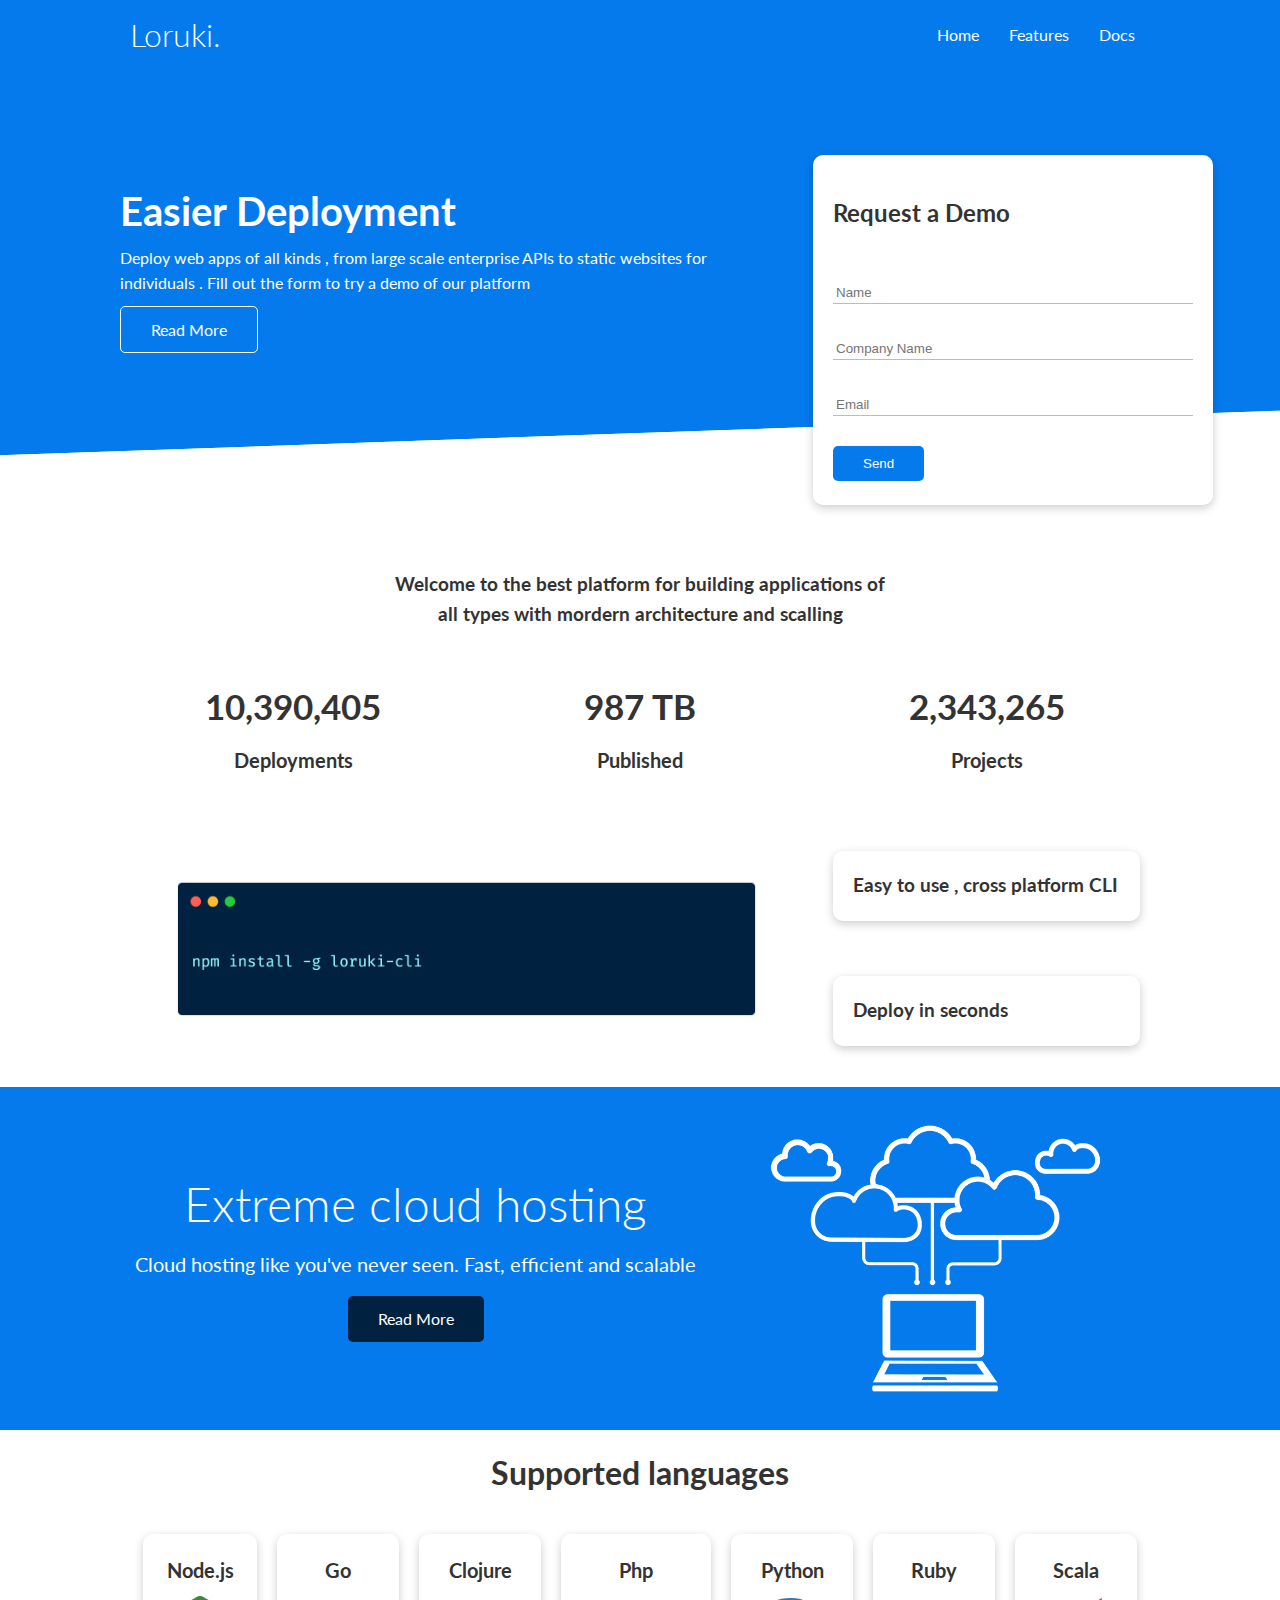
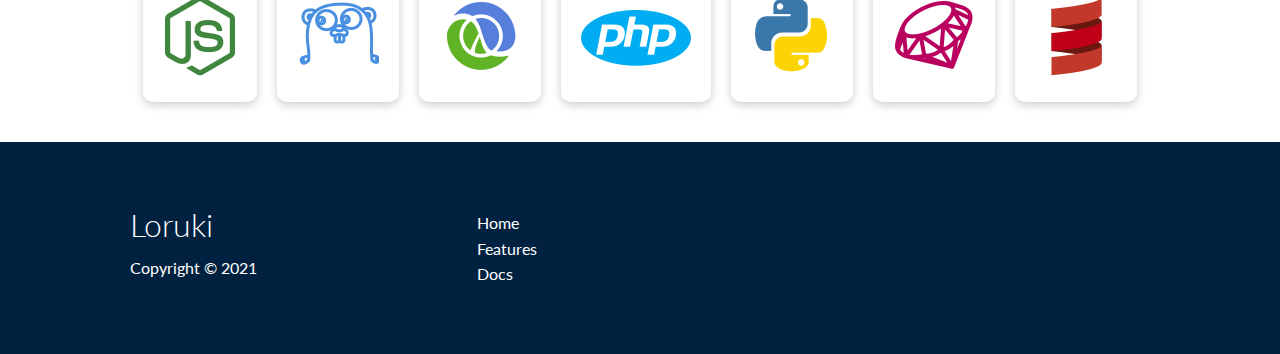
<file: index.html>
<!DOCTYPE html>
<html lang="en">
  <head>
    <meta charset="UTF-8" />
    <meta http-equiv="X-UA-Compatible" content="IE=edge" />
    <meta name="viewport" content="width=device-width, initial-scale=1.0" />
    <link rel="stylesheet" href="css/style.css" />
    <link rel="stylesheet" href="css/utilities.css" />
    <link
      rel="stylesheet"
      href="https://cdnjs.cloudflare.com/ajax/libs/font-awesome/5.15.3/css/all.min.css"
      integrity="sha512-iBBXm8fW90+nuLcSKlbmrPcLa0OT92xO1BIsZ+ywDWZCvqsWgccV3gFoRBv0z+8dLJgyAHIhR35VZc2oM/gI1w=="
      crossorigin="anonymous"
      referrerpolicy="no-referrer"
    />

    <title>Loruki | Clound Hosting for Everyone</title>
  </head>
  <body>
    <!-- Nav Bar -->
    <div class="nav">
      <div class="container flex">
        <h1 class="logo">Loruki.</h1>
        <nav>
          <ul>
            <li><a href="index.html">Home</a></li>
            <li><a href="features.html">Features</a></li>
            <li><a href="docs.html">Docs</a></li>
          </ul>
        </nav>
      </div>
    </div>
    <!-- Showcase -->
    <section class="showcase">
      <div class="container grid">
        <div class="showcase-text">
          <h1>Easier Deployment</h1>

          <p>
            Deploy web apps of all kinds , from large scale enterprise APIs to
            static websites for individuals . Fill out the form to try a demo of
            our platform
          </p>
          <a href="features.html" class="btn btn-outline">Read More</a>
        </div>
        <div class="showcase-form card">
          <h2 class="request">Request a Demo</h2>
          <form
            name="contact"
            method="POST"
            netlify-honeypot="bot-field"
            data-netlify="true"
          >
            <input type="hidden" name="form-name" value="contact" />
            <p class="hidden">
              <label
                >Don't fill this out if you're human: <input name="bot-field" />
              </label>
            </p>
            <div class="form-control">
              <input type="text" name="name" placeholder="Name" required />
            </div>
            <div class="form-control">
              <input
                type="text"
                name="company"
                placeholder="Company Name"
                required
              />
            </div>
            <div class="form-control">
              <input type="email" name="email" placeholder="Email" required />
            </div>
            <input type="submit" value="Send" class="btn btn-primary" />
          </form>
        </div>
      </div>
    </section>
    <!-- Stats -->
    <section class="stats">
      <div class="container">
        <h3 class="stats-heading text-center my-1">
          Welcome to the best platform for building applications of all types
          with mordern architecture and scalling
        </h3>

        <div class="grid grid-3 text-center my-4">
          <div>
            <i class="fas fa-server fa-3x"></i>
            <h3>10,390,405</h3>
            <p class="text-secondary">Deployments</p>
          </div>
          <div>
            <i class="fas fa-upload fa-3x"></i>
            <h3>987 TB</h3>
            <p class="text-secondary">Published</p>
          </div>
          <div>
            <i class="fas fa-project-diagram fa-3x"></i>
            <h3>2,343,265</h3>
            <p class="text-secondary">Projects</p>
          </div>
        </div>
      </div>
    </section>

    <!-- CLi Section -->

    <section class="cli">
      <div class="container grid">
        <img src="img/cli.png" alt="" />
        <div class="card">
          <h3>Easy to use , cross platform CLI</h3>
        </div>
        <div class="card">
          <h3>Deploy in seconds</h3>
        </div>
      </div>
    </section>

    <!-- Cloud -->
    <section class="cloud bg-primary my-2 py-2">
      <div class="container grid">
        <div class="text-center">
          <h2 class="lg">Extreme cloud hosting</h2>
          <p class="lead my-1">
            Cloud hosting like you've never seen. Fast, efficient and scalable
          </p>
          <a href="features.html" class="btn btn-dark">Read More</a>
        </div>
        <img src="img/cloud.png" alt="Cloud" />
      </div>
    </section>

    <!-- Languages  -->

    <section class="languages">
      <h2 class="md my-2 text-center">Supported languages</h2>
      <div class="container flex">
        <div class="card">
          <h4>Node.js</h4>
          <img src="img/logos/node.png" alt="" />
        </div>
        <div class="card">
          <h4>Go</h4>
          <img src="img/logos/go.png" alt="" />
        </div>
        <div class="card">
          <h4>Clojure</h4>
          <img src="img/logos/clojure.png" alt="" />
        </div>
        <div class="card">
          <h4>Php</h4>
          <img src="img/logos/php.png" alt="" />
        </div>
        <div class="card">
          <h4>Python</h4>
          <img src="img/logos/python.png" alt="" />
        </div>
        <div class="card">
          <h4>Ruby</h4>
          <img src="img/logos/ruby.png" alt="" />
        </div>
        <div class="card">
          <h4>Scala</h4>
          <img src="img/logos/scala.png" alt="" />
        </div>
      </div>
    </section>
    <!-- Footer -->

    <footer class="footer bg-dark py-5">
      <div class="container grid grid-3">
        <div>
          <h1>Loruki</h1>
          <p>Copyright &copy; 2021</p>
        </div>
        <nav>
          <ul>
            <li><a href="index.html">Home</a></li>
            <li><a href="features.html">Features</a></li>
            <li><a href="docs.html">Docs</a></li>
          </ul>
        </nav>
        <div class="social">
          <a href="#" class="fab fa-github fa-2x"></a>
          <a href="#" class="fab fa-facebook fa-2x"></a>
          <a href="#" class="fab fa-twitter fa-2x"></a>
          <a href="#" class="fab fa-instagram fa-2x"></a>
        </div>
      </div>
    </footer>
  </body>
</html>
</file>
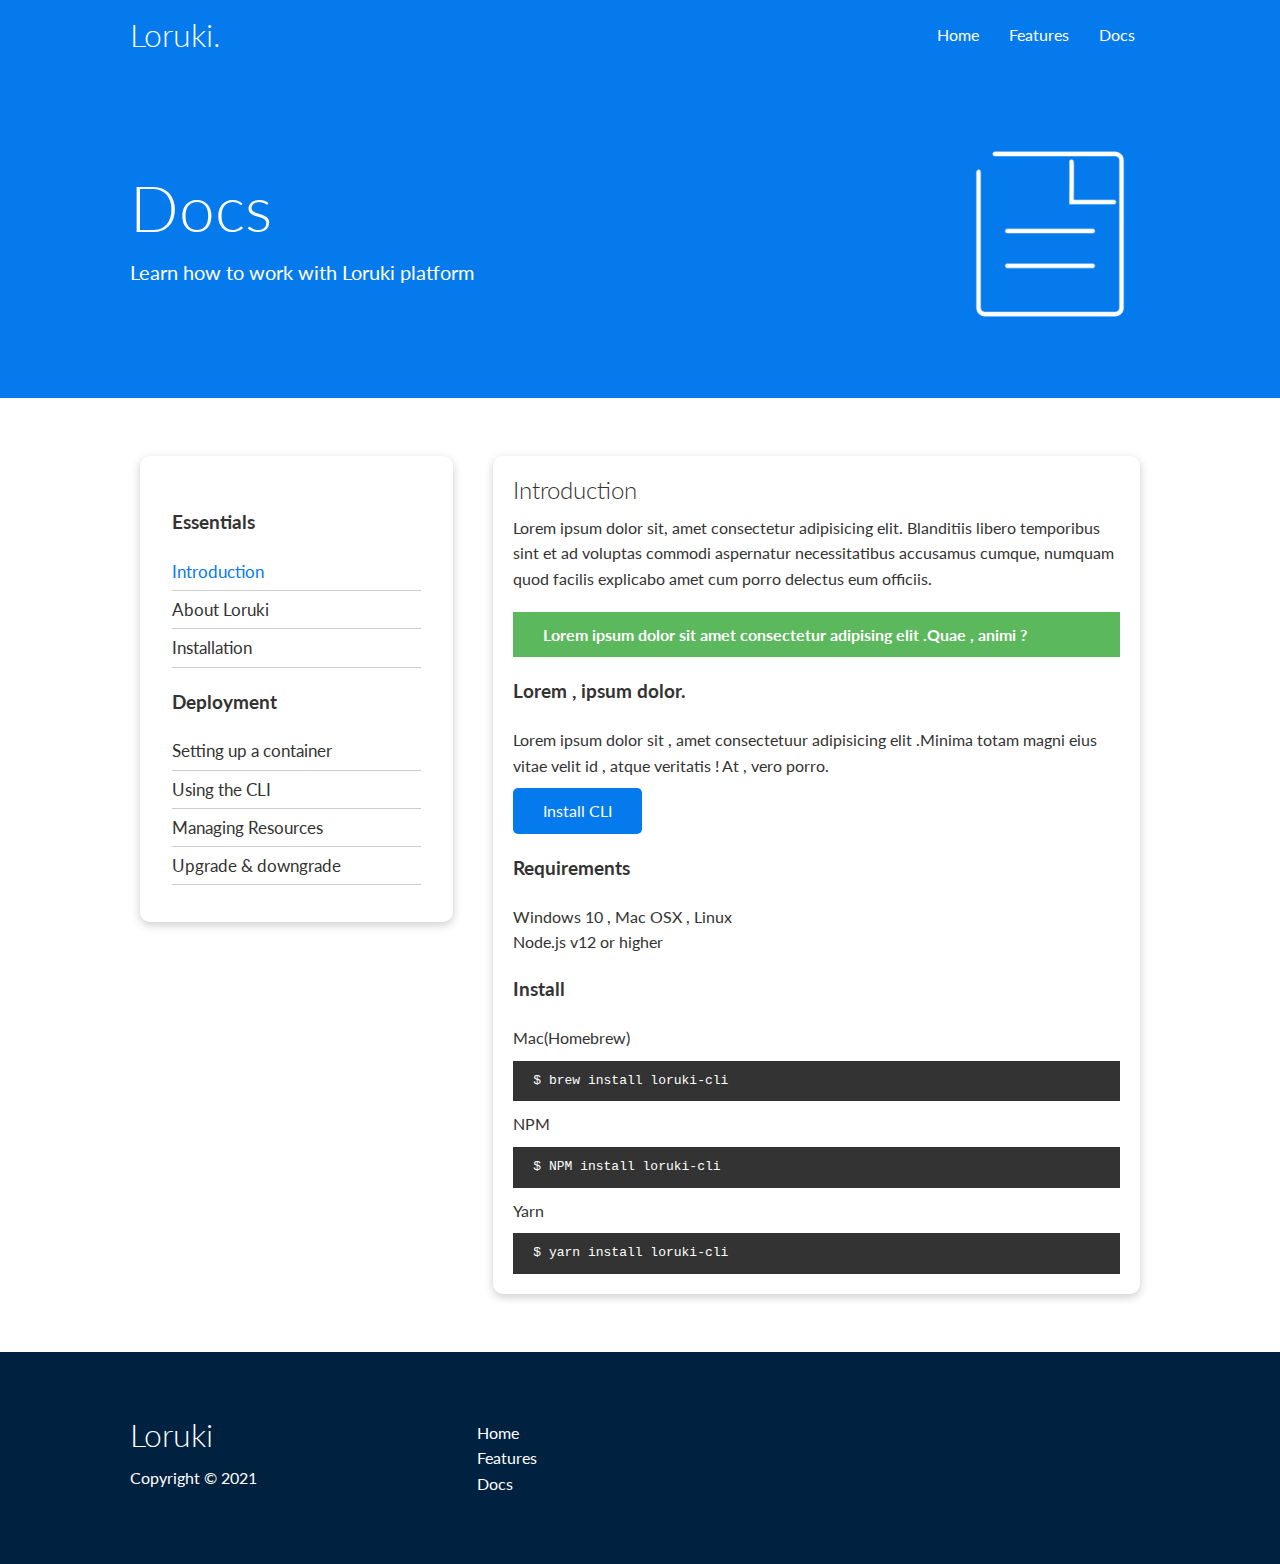
<file: docs.html>
<!DOCTYPE html>
<html lang="en">
  <head>
    <meta charset="UTF-8" />
    <meta http-equiv="X-UA-Compatible" content="IE=edge" />
    <meta name="viewport" content="width=device-width, initial-scale=1.0" />
    <link rel="stylesheet" href="css/style.css" />
    <link rel="stylesheet" href="css/utilities.css" />
    <link
      rel="stylesheet"
      href="https://cdnjs.cloudflare.com/ajax/libs/font-awesome/5.15.3/css/all.min.css"
      integrity="sha512-iBBXm8fW90+nuLcSKlbmrPcLa0OT92xO1BIsZ+ywDWZCvqsWgccV3gFoRBv0z+8dLJgyAHIhR35VZc2oM/gI1w=="
      crossorigin="anonymous"
      referrerpolicy="no-referrer"
    />

    <title>Loruki | Clound Hosting for Everyone</title>
  </head>
  <body>
    <!-- Nav Bar -->
    <div class="nav">
      <div class="container flex">
        <h1 class="logo">Loruki.</h1>
        <nav>
          <ul>
            <li><a href="index.html">Home</a></li>
            <li><a href="features.html">Features</a></li>
            <li><a href="docs.html">Docs</a></li>
          </ul>
        </nav>
      </div>
    </div>

    <!-- Head -->
    <section class="docs-head bg-primary py-5">
      <div class="container grid">
        <div>
          <h1 class="xl">Docs</h1>
          <p class="lead">Learn how to work with Loruki platform</p>
        </div>
        <img src="img/docs.png" alt="" />
      </div>
    </section>

    <!-- Doc-main -->
    <section class="docs-main my-4">
      <div class="container grid">
        <div class="card bg-light p-3 ess">
          <h3 class="my-2">Essentials</h3>
          <nav>
            <ul>
              <li class="text-primary">Introduction</li>
              <li>About Loruki</li>
              <li>Installation</li>
            </ul>
          </nav>

          <h3 class="my-2">Deployment</h3>
          <nav>
            <ul>
              <li class="">Setting up a container</li>
              <li class="">Using the CLI</li>
              <li class="">Managing Resources</li>
              <li class="">Upgrade & downgrade</li>
            </ul>
          </nav>
        </div>
        <div class="card">
          <h2>Introduction</h2>
          <p>
            Lorem ipsum dolor sit, amet consectetur adipisicing elit. Blanditiis
            libero temporibus sint et ad voluptas commodi aspernatur
            necessitatibus accusamus cumque, numquam quod facilis explicabo amet
            cum porro delectus eum officiis.
          </p>
          <div class="alert alert-success">
            <i class="fas fa-info"></i> Lorem ipsum dolor sit amet consectetur
            adipising elit .Quae , animi ?
          </div>
          <h3>Lorem , ipsum dolor.</h3>
          <p>
            Lorem ipsum dolor sit , amet consectetuur adipisicing elit .Minima
            totam magni eius vitae velit id , atque veritatis ! At , vero porro.
          </p>
          <a href="#" class="btn btn-primary">Install CLI</a>

          <h3>Requirements</h3>
          <ul>
            <li>Windows 10 , Mac OSX , Linux</li>
            <li>Node.js v12 or higher</li>
          </ul>
          <h3>Install</h3>
          <p>Mac(Homebrew)</p>
          <pre><code>$ brew install loruki-cli </code></pre>
          <p>NPM</p>
          <pre><code>$ NPM install loruki-cli </code></pre>
          <p>Yarn</p>
          <pre><code>$ yarn install loruki-cli </code></pre>
        </div>
      </div>
    </section>

    <!-- Footer -->

    <footer class="footer bg-dark py-5">
      <div class="container grid grid-3">
        <div>
          <h1>Loruki</h1>
          <p>Copyright &copy; 2021</p>
        </div>
        <nav>
          <ul>
            <li><a href="index.html">Home</a></li>
            <li><a href="features.html">Features</a></li>
            <li><a href="docs.html">Docs</a></li>
          </ul>
        </nav>
        <div class="social">
          <a href="#" class="fab fa-github fa-2x"></a>
          <a href="#" class="fab fa-facebook fa-2x"></a>
          <a href="#" class="fab fa-twitter fa-2x"></a>
          <a href="#" class="fab fa-instagram fa-2x"></a>
        </div>
      </div>
    </footer>
  </body>
</html>
</file>
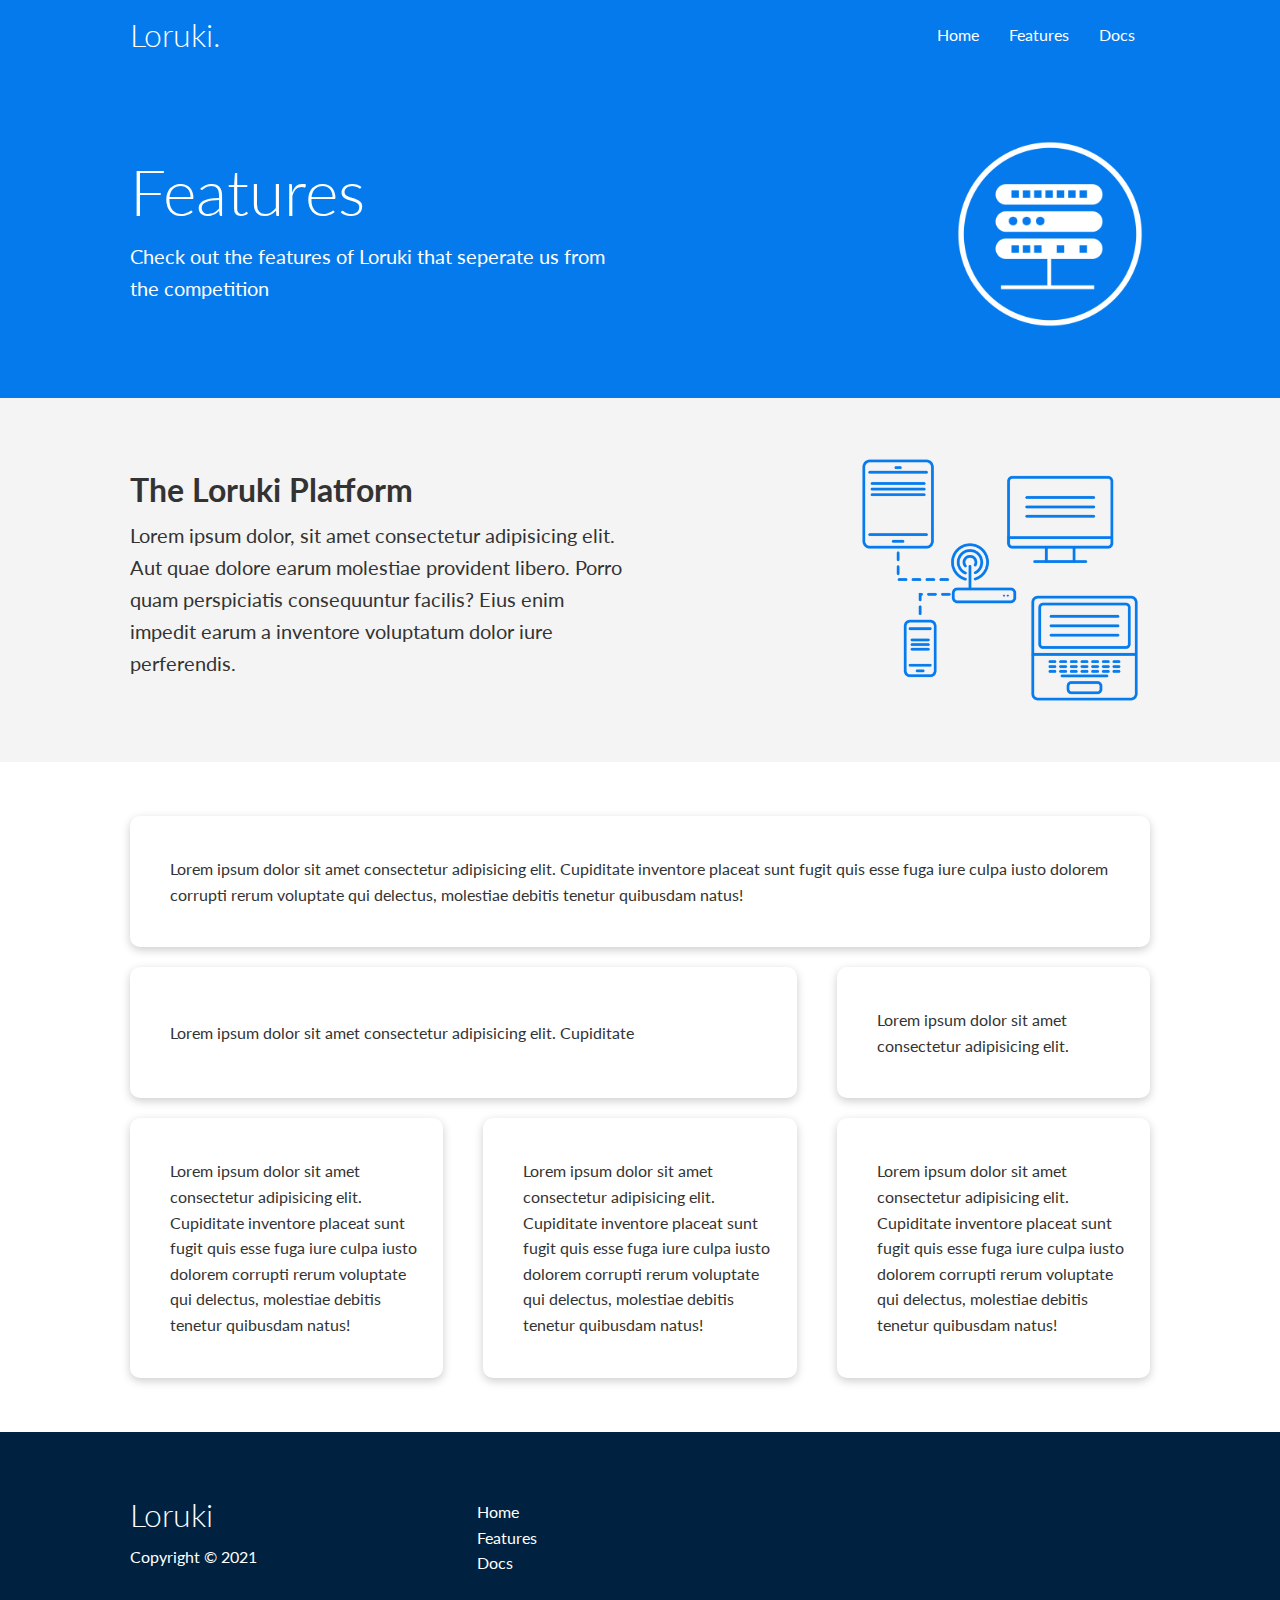
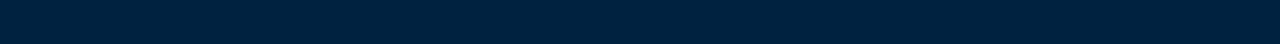
<file: features.html>
<!DOCTYPE html>
<html lang="en">
  <head>
    <meta charset="UTF-8" />
    <meta http-equiv="X-UA-Compatible" content="IE=edge" />
    <meta name="viewport" content="width=device-width, initial-scale=1.0" />
    <link rel="stylesheet" href="css/style.css" />
    <link rel="stylesheet" href="css/utilities.css" />
    <link
      rel="stylesheet"
      href="https://cdnjs.cloudflare.com/ajax/libs/font-awesome/5.15.3/css/all.min.css"
      integrity="sha512-iBBXm8fW90+nuLcSKlbmrPcLa0OT92xO1BIsZ+ywDWZCvqsWgccV3gFoRBv0z+8dLJgyAHIhR35VZc2oM/gI1w=="
      crossorigin="anonymous"
      referrerpolicy="no-referrer"
    />

    <title>Loruki | Clound Hosting for Everyone</title>
  </head>
  <body>
    <!-- Nav Bar -->
    <div class="nav">
      <div class="container flex">
        <h1 class="logo">Loruki.</h1>
        <nav>
          <ul>
            <li><a href="index.html">Home</a></li>
            <li><a href="features.html">Features</a></li>
            <li><a href="docs.html">Docs</a></li>
          </ul>
        </nav>
      </div>
    </div>

    <!-- Head -->
    <section class="features-head bg-primary py-5">
      <div class="container grid">
        <div>
          <h1 class="xl">Features</h1>
          <p class="lead">
            Check out the features of Loruki that seperate us from the
            competition
          </p>
        </div>
        <img src="img/server.png" alt="" />
      </div>
    </section>

    <!-- Sub Head -->

    <section class="features-sub-head bg-light py-3">
      <div class="container grid">
        <div>
          <h1 class="md">The Loruki Platform</h1>
          <p class="lead">
            Lorem ipsum dolor, sit amet consectetur adipisicing elit. Aut quae
            dolore earum molestiae provident libero. Porro quam perspiciatis
            consequuntur facilis? Eius enim impedit earum a inventore voluptatum
            dolor iure perferendis.
          </p>
        </div>
        <img src="img/server2.png" alt="" />
      </div>
    </section>

    <!-- Feature/Main -->

    <section class="features-main my-2">
      <div class="container grid grid-3">
        <div class="card flex">
          <i class="fas fa-server fa-3x"> </i>
          <p>
            Lorem ipsum dolor sit amet consectetur adipisicing elit. Cupiditate
            inventore placeat sunt fugit quis esse fuga iure culpa iusto dolorem
            corrupti rerum voluptate qui delectus, molestiae debitis tenetur
            quibusdam natus!
          </p>
        </div>
        <div class="card flex off">
          <i class="fas fa-power-off fa-3x"> </i>
          <p>
            Lorem ipsum dolor sit amet consectetur adipisicing elit. Cupiditate
          </p>
        </div>
        <div class="card flex off">
          <i class="fas fa-upload fa-3x"> </i>
          <p>Lorem ipsum dolor sit amet consectetur adipisicing elit.</p>
        </div>
        <div class="card flex">
          <i class="fas fa-database fa-3x"> </i>
          <p>
            Lorem ipsum dolor sit amet consectetur adipisicing elit. Cupiditate
            inventore placeat sunt fugit quis esse fuga iure culpa iusto dolorem
            corrupti rerum voluptate qui delectus, molestiae debitis tenetur
            quibusdam natus!
          </p>
        </div>
        <div class="card flex">
          <i class="fas fa-laptop-code fa-3x"> </i>
          <p>
            Lorem ipsum dolor sit amet consectetur adipisicing elit. Cupiditate
            inventore placeat sunt fugit quis esse fuga iure culpa iusto dolorem
            corrupti rerum voluptate qui delectus, molestiae debitis tenetur
            quibusdam natus!
          </p>
        </div>
        <div class="card flex">
          <i class="fas fa-server fa-3x"> </i>
          <p>
            Lorem ipsum dolor sit amet consectetur adipisicing elit. Cupiditate
            inventore placeat sunt fugit quis esse fuga iure culpa iusto dolorem
            corrupti rerum voluptate qui delectus, molestiae debitis tenetur
            quibusdam natus!
          </p>
        </div>
      </div>
    </section>

    <!-- Footer -->

    <footer class="footer bg-dark py-5">
      <div class="container grid grid-3">
        <div>
          <h1>Loruki</h1>
          <p>Copyright &copy; 2021</p>
        </div>
        <nav>
          <ul>
            <li><a href="index.html">Home</a></li>
            <li><a href="features.html">Features</a></li>
            <li><a href="docs.html">Docs</a></li>
          </ul>
        </nav>
        <div class="social">
          <a href="#" class="fab fa-github fa-2x"></a>
          <a href="#" class="fab fa-facebook fa-2x"></a>
          <a href="#" class="fab fa-twitter fa-2x"></a>
          <a href="#" class="fab fa-instagram fa-2x"></a>
        </div>
      </div>
    </footer>
  </body>
</html>
</file>
<file: css/style.css>
@import url("https://fonts.googleapis.com/css2?family=Lato:wght@300&family=Newsreader:wght@300&family=Playfair+Display:ital,wght@1,600&display=swap");
:root {
  --primary-color: #047aed;
  --secondary-color: #1c3fa8;
  --dark-color: #002240;
  --light-color: #f4f4f4;
  --success-color: #5cb85c;
  --error-color: #d9534f;
}
* {
  box-sizing: border-box;
  padding: 0;
  margin: 0;
}

body {
  font-family: "Lato", sans-serif;
  color: #333;
  line-height: 1.6;
}
/* No bullet point  */
ul {
  list-style-type: none;
}

a {
  text-decoration: none;
  color: #333;
}
p {
  margin: 10px 0;
}
h1,
h2 {
  font-weight: 300;
  line-height: 1.2;
  /* margin: 10px 0; */
}

img {
  width: 100%;
}

code,
pre {
  background-color: #333;
  color: white;
  padding: 10px;
}
.hidden {
  visibility: hidden;
  height: 0;
}
/* .text-center {
  justify-content: center;
  align-items: center;
} */

/* -----Nav Bar styling ------------- */
.nav {
  background-color: var(--primary-color);
  color: white;
  height: 70px;
}
.nav .flex {
  justify-content: space-between;
}

.nav ul {
  display: flex;
}
.nav a {
  color: white;
  padding: 10px;
  margin: 0 5px;
}

.nav a:hover {
  border-bottom: 2px #fff solid;
}

/* ----Showcase styling---------- */
.showcase {
  background-color: var(--primary-color);
  height: 400px;
  color: white;
  position: relative;
}
.showcase-text h1 {
  font-size: 40px;
  font-weight: bold;
}
.showcase-form h2 {
  font-weight: bold;
}
.showcase-text {
  animation: slideInFromLeft 1s ease-in;
}
.showcase .grid {
  grid-template-columns: 65% 35%;
}

.showcase::before,
.showcase::after {
  content: "";
  background: white;
  position: absolute;
  height: 100px;
  right: 0;
  left: 0;
  bottom: -63px;
  /* transform: skewX(3deg); */
  transform: skewY(-2deg);
  /* transform: rotateY(3deg); */
}

.showcase::before .showcase h1 {
  font-size: 40px;
}

.showcase .showcase-form .card {
  padding-left: 45px;
}

.showcase-form .request {
  margin: 20px 0;
}
.showcase-form {
  padding-left: 20px;
  position: relative;
  top: 60px;
  height: 350px;
  width: 400px;
  /* justify-self: flex-end; */
  z-index: 100;
  justify-content: center;
  align-content: center;
  animation: slideInFromRight 1s ease-in;
}

.showcase .grid {
  overflow: visible;
}

.showcase .form-control {
  margin: 30px 0;
}

.showcase-form input[type="text"],
.showcase input[type="email"] {
  border: 0;
  border-bottom: 1px solid #b4becb;
  width: 100%;
  padding: 3px;
}

.showcase-form input:focus {
  outline: none;
}

.showcase-text .btn-outline {
  background-color: transparent;
  border: 1px #fff solid;
}

/* -------Stats---------- */

.stats {
  padding-top: 100px;
  animation: slideInFromBottom 1s ease-in;
}

.stats .container .stats-heading {
  max-width: 500px;
  margin: auto;
}

.stats .grid h3 {
  font-size: 35px;
}

.stats .grid p {
  font-weight: bold;
  font-size: 20px;
}

/* -----Cli---------- */

.cli .grid {
  grid-template-columns: repeat(3, 1fr);
  grid-template-rows: repeat(2, 1fr);
}

.cli .grid > *:first-child {
  grid-column: 1 / span 2;
  grid-row: 1 / span 2;
}

/* -----------Cloud-------------- */

.cloud .grid {
  grid-template-columns: 4fr 3fr;
}

/* -------Languages---------- */
.languages .card {
  text-align: center;
  margin: 18px 10px 40px;
}

.languages .flex {
  flex-wrap: wrap;
}

.languages .card h4 {
  font-size: 20px;
  margin-bottom: 10px;
}

.languages .card:hover {
  transform: translateY(-15px);
}

/* --------Features--------- */
.features-head img,
.docs-head img {
  width: 200px;
  justify-self: flex-end;
}

.features-sub-head img {
  width: 300px;
  justify-self: flex-end;
}

/* ------feature-main--------- */

.features-main .card > i {
  margin-right: 20px;
}

.features-main .grid {
  padding: 30px;
  /* margin: 30px; */
}

.features-main .off {
  justify-content: flex-start;
}

.features-main .grid > *:first-child {
  grid-column: 1 / span 3;
}

.features-main .grid > *:nth-child(2) {
  grid-column: 1 / span 2;
  /* max-height: 100px; */
  grid-row: span 1;
}

/* --------Docs Head -----------*/
.docs-main h3 {
  margin: 20px 0;
}
.docs-main .grid {
  grid-template-columns: 1fr 2fr;
  align-items: flex-start;
}

.docs-main nav li {
  font-size: 17px;
  padding-bottom: 5px;
  margin-bottom: 5px;
  border-bottom: 1px #ccc solid;
}

.docs-main .ess li:hover {
  font-weight: bold;
  cursor: pointer;
}

/* ------Footers------ */
.footer .social a {
  margin: 0 10px;
}

/* -----Animation------ */
@keyframes slideInFromLeft {
  0% {
    transform: translateX(-100%);
  }

  100% {
    transform: translateX(0);
  }
}

@keyframes slideInFromRight {
  0% {
    transform: translateX(100%);
  }

  100% {
    transform: translateX(0);
  }
}

@keyframes slideInFromTop {
  0% {
    transform: translateY(-100%);
  }

  100% {
    transform: translateX(0);
  }
}

@keyframes slideInFromBottom {
  0% {
    transform: translateY(100%);
  }

  100% {
    transform: translateX(0);
  }
}

/* -------Tablets and under--------- */
@media (max-width: 768px) {
  .grid,
  .showcase .grid,
  .stats .grid,
  .cloud .grid,
  .cli .grid,
  .docs-main .grid,
  .features-main .grid,
  .features-head .grid,
  .features-sub-head .grid {
    grid-template-columns: 1fr;
    grid-template-rows: 1fr;
  }
  .features-head img,
  .features-sub-head img,
  .docs-head img {
    justify-self: center;
  }

  .features-head,
  .features-sub-head,
  .docs-head {
    text-align: center;
  }

  .features-main .grid > *:first-child,
  .features-main .grid > *:nth-child(2) {
    grid-column: 1;
  }

  .features-main .off {
    justify-content: flex-start;
  }

  .showcase {
    height: auto;
  }
  .showcase-text {
    text-align: center;
    margin-top: 40px;
    animation: slideInFromTop 1s ease-in;
  }

  .showcase-form {
    justify-self: center;
    margin: auto;
    animation: slideInFromBottom 1s ease-in;
  }

  .cli .grid > *:first-child {
    grid-column: 1;
    grid-row: 1;
  }
}

/* -------Mobile--------- */
@media (max-width: 500px) {
  .nav {
    height: 110px;
  }

  .nav .flex {
    flex-direction: column;
  }

  .nav ul {
    padding: 10px;
    background-color: rgba(0, 0, 0, 0.1);
  }
}
</file>
<file: css/utilities.css>
/* ----Utility ------------ */
.container {
  max-width: 1100px;
  margin: 0 auto;
  overflow: auto;
  padding: 0 40px;
}
.flex {
  display: flex;
  justify-content: center;
  align-items: center;
  height: 100%;
}

.grid {
  display: grid;
  grid-template-columns: repeat(2, 1fr);
  height: 100%;
  align-items: center;
  justify-content: center;
  gap: 20px;
}

.grid-3 {
  grid-template-columns: repeat(3, 1fr);

  /* justify-items: flex-start; */
}

/* ------Backgrounds and colored button----- */
.btn {
  display: inline-block;
  cursor: pointer;
  padding: 10px 30px;
  color: #fff;
  border-radius: 5px;
  border: none;
  background: var(--primary-color);
}

.btn:hover {
  transform: scale(0.95);
}

.bg-primary,
.btn-primary {
  background-color: var(--primary-color);
  color: #fff;
}

.bg-secondary,
.btn-secondary {
  background-color: var(--secondary-color);
  color: #fff;
}

.bg-dark,
.btn-dark {
  background-color: var(--dark-color);
  color: #fff;
}

.bg-light,
.btn-light {
  background-color: var(--light-color);
  color: #333333;
}

.bg-primary a,
.btn-primary a,
.bg-light a,
.btn-light a,
.bg-dark a,
.btn-dark a,
.bg-secondary a,
.btn-secondary a {
  color: #fff;
}

/* alert */

.alert {
  background-color: var(--light-color);
  padding: 10px 20px;
  margin: 20px 0;
  font-weight: bold;
  color: white;
}

.alert-success i {
  margin-right: 10px;
}

.alert-success {
  background-color: var(--success-color);
}
/* ---Text-color------- */
.text-primary {
  color: var(--primary-color);
}

/* -----Text-size------- */

.text-center {
  text-align: center;
}

.lead {
  font-size: 20px;
}

.sm {
  font-size: 1rem;
}

.md {
  font-size: 2rem;
  font-weight: bold;
}

.lg {
  font-size: 3rem;
}

.xl {
  font-size: 4rem;
}

/* ----Card styling-------- */

.card {
  background-color: white;
  color: #333;
  border-radius: 10px;
  padding: 20px;
  margin: 10px;
  box-shadow: 0 3px 10px rgba(0, 0, 0, 0.2);
}

/* -----------Margins ------------*/
.my-1 {
  margin: 1rem 0;
}
.my-2 {
  margin: 1.5rem 0;
}

.my-3 {
  margin: 2rem 0;
}

.my-4 {
  margin: 3rem 0;
}

.my-5 {
  margin: 4rem 0;
}
/* ----------Margin Round----------- */

.m-1 {
  margin: 1rem;
}
.m-2 {
  margin: 1.5rem;
}

.m-3 {
  margin: 2rem;
}

.m-4 {
  margin: 3rem;
}

.m-5 {
  margin: 4rem;
}

/* ---------padding-------- */
.py-1 {
  padding: 1rem 0;
}
.py-2 {
  padding: 1.5rem 0;
}

.py-3 {
  padding: 2rem 0;
}

.py-4 {
  padding: 3rem 0;
}

.py-5 {
  padding: 4rem 0;
}

/* --------Padding Round -----------*/
.p-1 {
  padding: 1rem;
}
.p-2 {
  padding: 1.5rem;
}

.p-3 {
  padding: 2rem;
}

.p-4 {
  padding: 3rem;
}

.p-5 {
  padding: 4rem;
}
</file>
